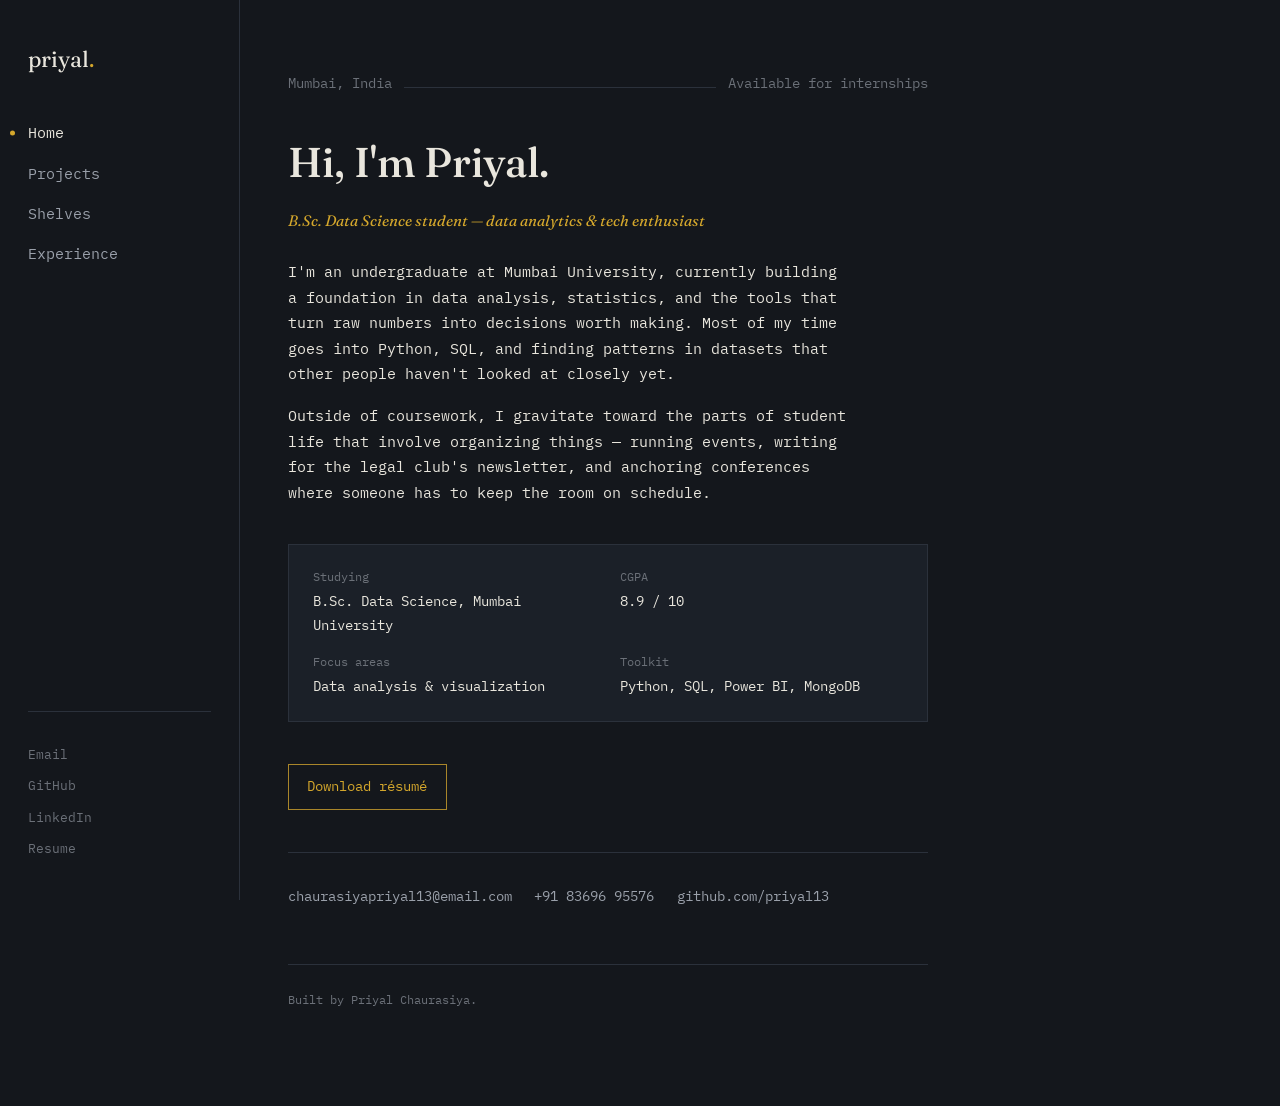
<file: index.html>
<!DOCTYPE html>
<html lang="en">
<head>
<meta charset="UTF-8">
<meta name="viewport" content="width=device-width, initial-scale=1, shrink-to-fit=no">
<title>Priyal Chaurasiya</title>
<meta name="description" content="Priyal Chaurasiya — Data Science student, data analytics enthusiast, based in Mumbai.">
<link rel="preconnect" href="https://fonts.googleapis.com">
<link rel="preconnect" href="https://fonts.gstatic.com" crossorigin>
<link href="https://fonts.googleapis.com/css2?family=Fraunces:ital,wght@0,400;0,500;0,600;1,500&family=IBM+Plex+Mono:wght@400;500;600&display=swap" rel="stylesheet">
<link rel="stylesheet" href="css/style.css">
</head>
<body>

<div class="topbar">
  <a href="index.html" class="topbar-mark">priyal<span>.</span></a>
  <nav class="topbar-nav">
    <a href="index.html" class="active">Home</a>
    <a href="projects.html">Projects</a>
    <a href="shelves.html">Shelves</a>
    <a href="experience.html">Experience</a>
  </nav>
</div>

<div class="layout">
  <aside class="sidebar">
    <a href="index.html" class="sidebar-mark">priyal<span>.</span></a>
    <nav class="sidebar-nav">
      <a href="index.html" class="active">Home</a>
      <a href="projects.html">Projects</a>
      <a href="shelves.html">Shelves</a>
      <a href="experience.html">Experience</a>
    </nav>
    <div class="sidebar-foot">
      <a href="mailto:chaurasiyapriyal13@email.com">Email</a>
      <a href="https://github.com/priyal13" target="_blank" rel="noopener">GitHub</a>
      <a href="#" target="_blank" rel="noopener">LinkedIn</a>
      <a href="assets/priyal-chaurasiya-resume.pdf" target="_blank" rel="noopener">Resume</a>
    </div>
  </aside>

  <main class="content">
    <div class="content-inner">
      <div class="eyebrow-row">
        <span>Mumbai, India</span>
        <span class="rule"></span>
        <span>Available for internships</span>
      </div>

      <h1>Hi, I'm Priyal.</h1>
      <p class="hero-tag">B.Sc. Data Science student — data analytics &amp; tech enthusiast</p>

      <p>I'm an undergraduate at Mumbai University, currently building a foundation in data analysis, statistics, and the tools that turn raw numbers into decisions worth making. Most of my time goes into Python, SQL, and finding patterns in datasets that other people haven't looked at closely yet.</p>

      <p>Outside of coursework, I gravitate toward the parts of student life that involve organizing things — running events, writing for the legal club's newsletter, and anchoring conferences where someone has to keep the room on schedule.</p>

      <dl class="facts">
        <div>
          <dt>Studying</dt>
          <dd>B.Sc. Data Science, Mumbai University</dd>
        </div>
        <div>
          <dt>CGPA</dt>
          <dd>8.9 / 10</dd>
        </div>
        <div>
          <dt>Focus areas</dt>
          <dd>Data analysis &amp; visualization</dd>
        </div>
        <div>
          <dt>Toolkit</dt>
          <dd>Python, SQL, Power BI, MongoDB</dd>
        </div>
      </dl>

      <a class="btn" href="assets/priyal-chaurasiya-resume.pdf" target="_blank" rel="noopener">Download résumé</a>

      <div class="contact-row">
        <a href="mailto:chaurasiyapriyal13@email.com">chaurasiyapriyal13@email.com</a>
        <a href="tel:+918369695576">+91 83696 95576</a>
        <a href="https://github.com/priyal13" target="_blank" rel="noopener">github.com/priyal13</a>
      </div>

      <footer class="page-foot">Built by Priyal Chaurasiya.</footer>
    </div>
  </main>
</div>

</body>
</html>
</file>
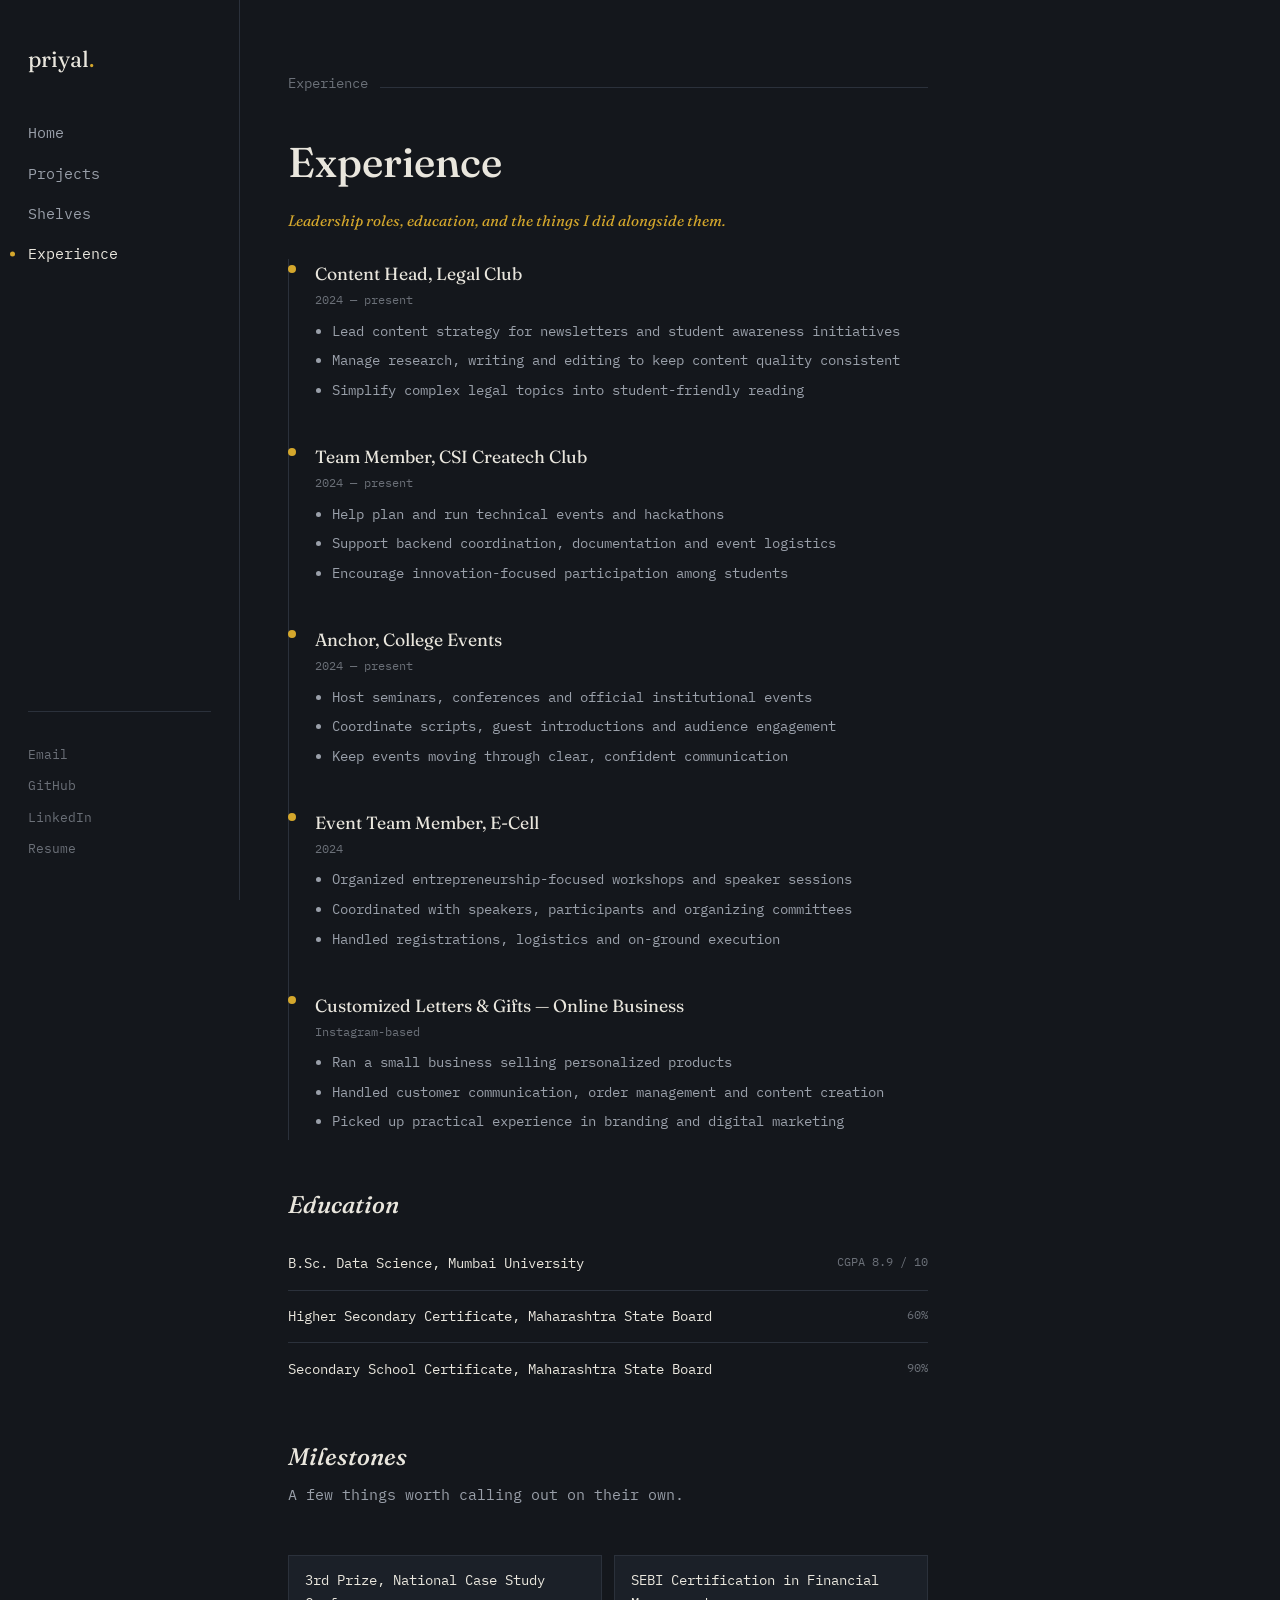
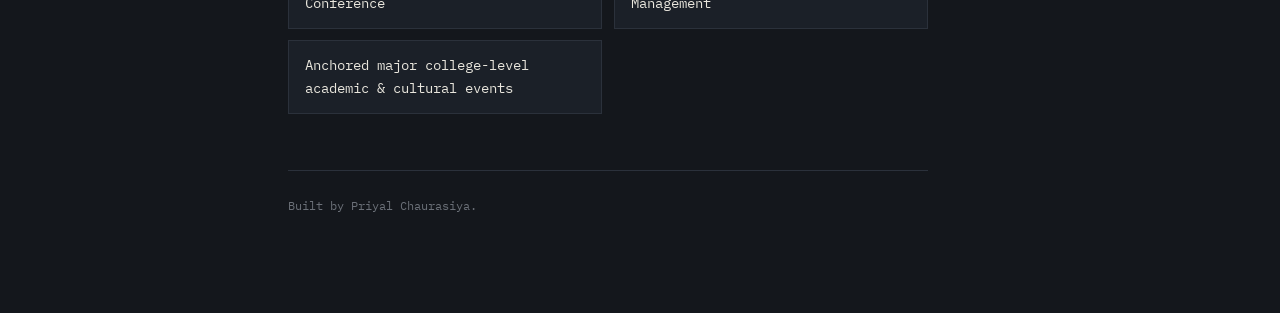
<file: experience.html>
<!DOCTYPE html>
<html lang="en">
<head>
<meta charset="UTF-8">
<meta name="viewport" content="width=device-width, initial-scale=1, shrink-to-fit=no">
<title>Experience — Priyal Chaurasiya</title>
<meta name="description" content="Leadership, education and co-curricular experience of Priyal Chaurasiya.">
<link rel="preconnect" href="https://fonts.googleapis.com">
<link rel="preconnect" href="https://fonts.gstatic.com" crossorigin>
<link href="https://fonts.googleapis.com/css2?family=Fraunces:ital,wght@0,400;0,500;0,600;1,500&family=IBM+Plex+Mono:wght@400;500;600&display=swap" rel="stylesheet">
<link rel="stylesheet" href="css/style.css">
</head>
<body>

<div class="topbar">
  <a href="index.html" class="topbar-mark">priyal<span>.</span></a>
  <nav class="topbar-nav">
    <a href="index.html">Home</a>
    <a href="projects.html">Projects</a>
    <a href="shelves.html">Shelves</a>
    <a href="experience.html" class="active">Experience</a>
  </nav>
</div>

<div class="layout">
  <aside class="sidebar">
    <a href="index.html" class="sidebar-mark">priyal<span>.</span></a>
    <nav class="sidebar-nav">
      <a href="index.html">Home</a>
      <a href="projects.html">Projects</a>
      <a href="shelves.html">Shelves</a>
      <a href="experience.html" class="active">Experience</a>
    </nav>
    <div class="sidebar-foot">
      <a href="mailto:chaurasiyapriyal13@email.com">Email</a>
      <a href="https://github.com/priyal13" target="_blank" rel="noopener">GitHub</a>
      <a href="#" target="_blank" rel="noopener">LinkedIn</a>
      <a href="assets/priyal-chaurasiya-resume.pdf" target="_blank" rel="noopener">Resume</a>
    </div>
  </aside>

  <main class="content">
    <div class="content-inner">
      <div class="eyebrow-row">
        <span>Experience</span>
        <span class="rule"></span>
      </div>

      <h1>Experience</h1>
      <p class="hero-tag">Leadership roles, education, and the things I did alongside them.</p>

      <div class="timeline">
        <div class="timeline-item">
          <span class="role">Content Head, Legal Club</span>
          <span class="when">2024 — present</span>
          <ul>
            <li>Lead content strategy for newsletters and student awareness initiatives</li>
            <li>Manage research, writing and editing to keep content quality consistent</li>
            <li>Simplify complex legal topics into student-friendly reading</li>
          </ul>
        </div>

        <div class="timeline-item">
          <span class="role">Team Member, CSI Createch Club</span>
          <span class="when">2024 — present</span>
          <ul>
            <li>Help plan and run technical events and hackathons</li>
            <li>Support backend coordination, documentation and event logistics</li>
            <li>Encourage innovation-focused participation among students</li>
          </ul>
        </div>

        <div class="timeline-item">
          <span class="role">Anchor, College Events</span>
          <span class="when">2024 — present</span>
          <ul>
            <li>Host seminars, conferences and official institutional events</li>
            <li>Coordinate scripts, guest introductions and audience engagement</li>
            <li>Keep events moving through clear, confident communication</li>
          </ul>
        </div>

        <div class="timeline-item">
          <span class="role">Event Team Member, E-Cell</span>
          <span class="when">2024</span>
          <ul>
            <li>Organized entrepreneurship-focused workshops and speaker sessions</li>
            <li>Coordinated with speakers, participants and organizing committees</li>
            <li>Handled registrations, logistics and on-ground execution</li>
          </ul>
        </div>

        <div class="timeline-item">
          <span class="role">Customized Letters &amp; Gifts — Online Business</span>
          <span class="when">Instagram-based</span>
          <ul>
            <li>Ran a small business selling personalized products</li>
            <li>Handled customer communication, order management and content creation</li>
            <li>Picked up practical experience in branding and digital marketing</li>
          </ul>
        </div>
      </div>

      <h2 style="margin-top:3.2rem;">Education</h2>
      <ul class="shelf-list">
        <li>
          <span class="item-name">B.Sc. Data Science, Mumbai University</span>
          <span class="item-meta">CGPA 8.9 / 10</span>
        </li>
        <li>
          <span class="item-name">Higher Secondary Certificate, Maharashtra State Board</span>
          <span class="item-meta">60%</span>
        </li>
        <li>
          <span class="item-name">Secondary School Certificate, Maharashtra State Board</span>
          <span class="item-meta">90%</span>
        </li>
      </ul>

      <h2 style="margin-top:3rem;">Milestones</h2>
      <p class="shelf-desc">A few things worth calling out on their own.</p>
      <ul class="milestones">
        <li>3rd Prize, National Case Study Conference</li>
        <li>SEBI Certification in Financial Management</li>
        <li>Anchored major college-level academic &amp; cultural events</li>
      </ul>

      <footer class="page-foot">Built by Priyal Chaurasiya.</footer>
    </div>
  </main>
</div>

</body>
</html>
</file>
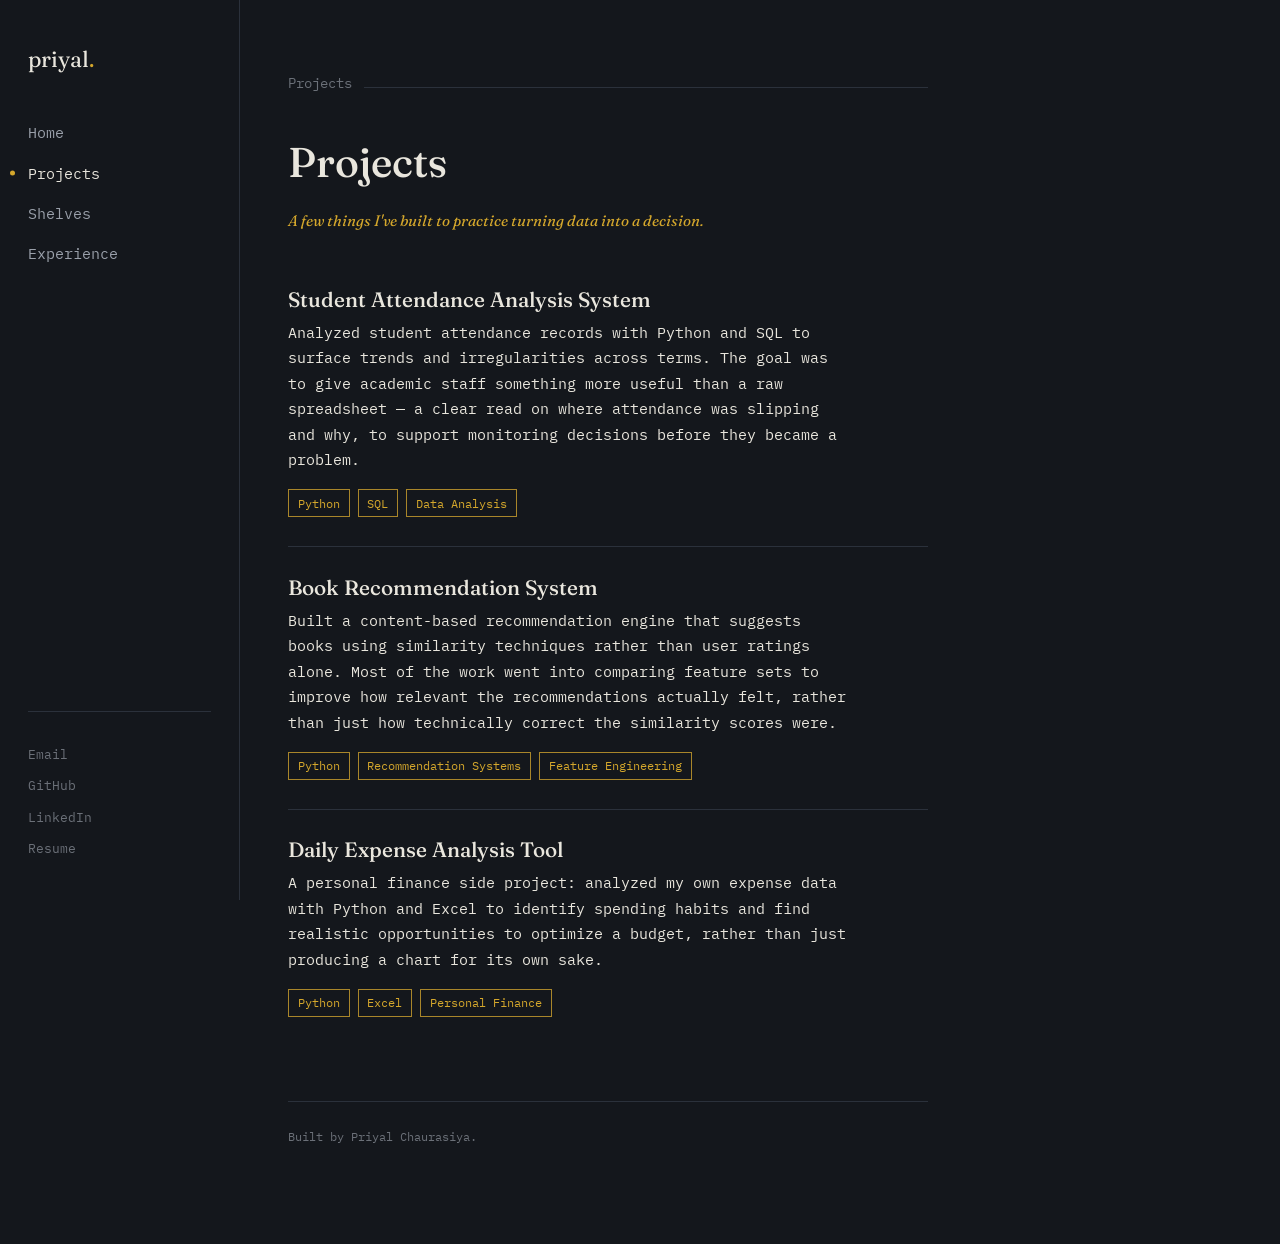
<file: projects.html>
<!DOCTYPE html>
<html lang="en">
<head>
<meta charset="UTF-8">
<meta name="viewport" content="width=device-width, initial-scale=1, shrink-to-fit=no">
<title>Projects — Priyal Chaurasiya</title>
<meta name="description" content="Data analysis and applied projects by Priyal Chaurasiya.">
<link rel="preconnect" href="https://fonts.googleapis.com">
<link rel="preconnect" href="https://fonts.gstatic.com" crossorigin>
<link href="https://fonts.googleapis.com/css2?family=Fraunces:ital,wght@0,400;0,500;0,600;1,500&family=IBM+Plex+Mono:wght@400;500;600&display=swap" rel="stylesheet">
<link rel="stylesheet" href="css/style.css">
</head>
<body>

<div class="topbar">
  <a href="index.html" class="topbar-mark">priyal<span>.</span></a>
  <nav class="topbar-nav">
    <a href="index.html">Home</a>
    <a href="projects.html" class="active">Projects</a>
    <a href="shelves.html">Shelves</a>
    <a href="experience.html">Experience</a>
  </nav>
</div>

<div class="layout">
  <aside class="sidebar">
    <a href="index.html" class="sidebar-mark">priyal<span>.</span></a>
    <nav class="sidebar-nav">
      <a href="index.html">Home</a>
      <a href="projects.html" class="active">Projects</a>
      <a href="shelves.html">Shelves</a>
      <a href="experience.html">Experience</a>
    </nav>
    <div class="sidebar-foot">
      <a href="mailto:chaurasiyapriyal13@email.com">Email</a>
      <a href="https://github.com/priyal13" target="_blank" rel="noopener">GitHub</a>
      <a href="#" target="_blank" rel="noopener">LinkedIn</a>
      <a href="assets/priyal-chaurasiya-resume.pdf" target="_blank" rel="noopener">Resume</a>
    </div>
  </aside>

  <main class="content">
    <div class="content-inner">
      <div class="eyebrow-row">
        <span>Projects</span>
        <span class="rule"></span>
      </div>

      <h1>Projects</h1>
      <p class="hero-tag">A few things I've built to practice turning data into a decision.</p>

      <div class="project">
        <h3>Student Attendance Analysis System</h3>
        <p>Analyzed student attendance records with Python and SQL to surface trends and irregularities across terms. The goal was to give academic staff something more useful than a raw spreadsheet — a clear read on where attendance was slipping and why, to support monitoring decisions before they became a problem.</p>
        <div class="tag-row">
          <span class="tag">Python</span>
          <span class="tag">SQL</span>
          <span class="tag">Data Analysis</span>
        </div>
      </div>

      <div class="project">
        <h3>Book Recommendation System</h3>
        <p>Built a content-based recommendation engine that suggests books using similarity techniques rather than user ratings alone. Most of the work went into comparing feature sets to improve how relevant the recommendations actually felt, rather than just how technically correct the similarity scores were.</p>
        <div class="tag-row">
          <span class="tag">Python</span>
          <span class="tag">Recommendation Systems</span>
          <span class="tag">Feature Engineering</span>
        </div>
      </div>

      <div class="project">
        <h3>Daily Expense Analysis Tool</h3>
        <p>A personal finance side project: analyzed my own expense data with Python and Excel to identify spending habits and find realistic opportunities to optimize a budget, rather than just producing a chart for its own sake.</p>
        <div class="tag-row">
          <span class="tag">Python</span>
          <span class="tag">Excel</span>
          <span class="tag">Personal Finance</span>
        </div>
      </div>

      <footer class="page-foot">Built by Priyal Chaurasiya.</footer>
    </div>
  </main>
</div>

</body>
</html>
</file>
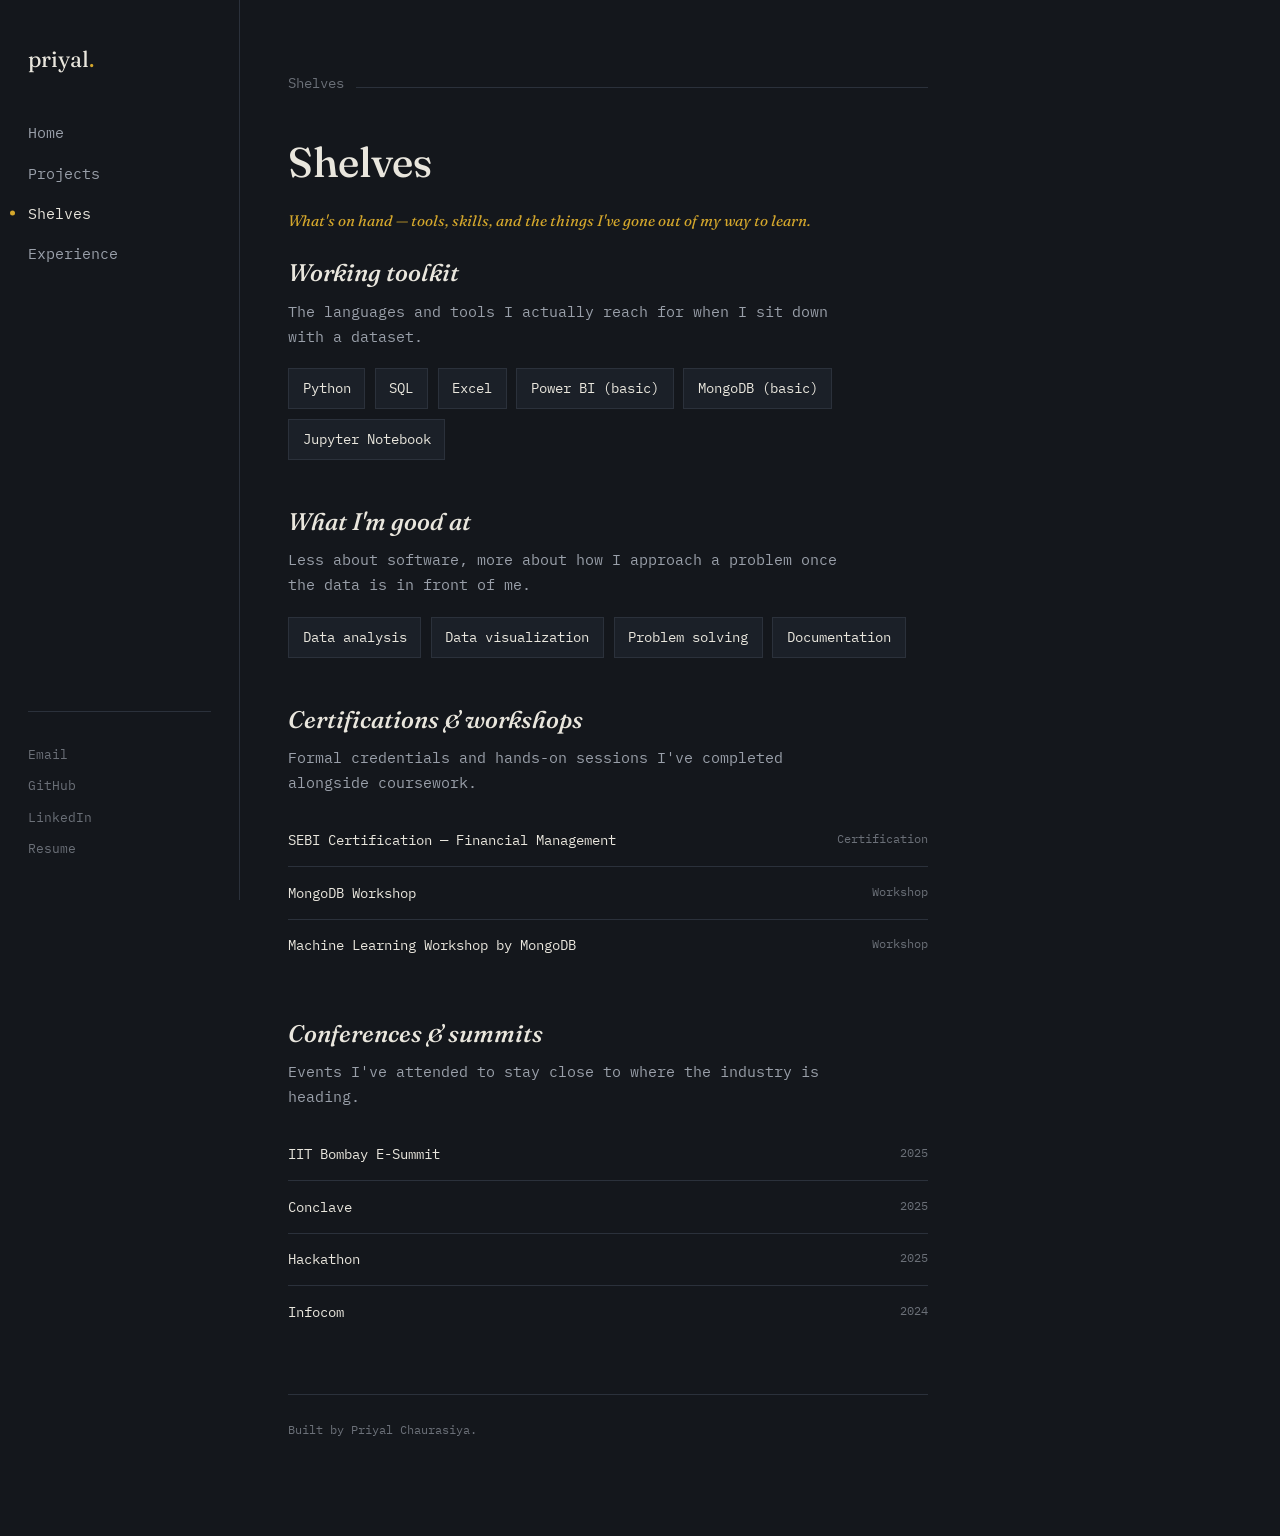
<file: shelves.html>
<!DOCTYPE html>
<html lang="en">
<head>
<meta charset="UTF-8">
<meta name="viewport" content="width=device-width, initial-scale=1, shrink-to-fit=no">
<title>Shelves — Priyal Chaurasiya</title>
<meta name="description" content="Skills, tools, certifications and workshops — a running shelf of what I've picked up.">
<link rel="preconnect" href="https://fonts.googleapis.com">
<link rel="preconnect" href="https://fonts.gstatic.com" crossorigin>
<link href="https://fonts.googleapis.com/css2?family=Fraunces:ital,wght@0,400;0,500;0,600;1,500&family=IBM+Plex+Mono:wght@400;500;600&display=swap" rel="stylesheet">
<link rel="stylesheet" href="css/style.css">
</head>
<body>

<div class="topbar">
  <a href="index.html" class="topbar-mark">priyal<span>.</span></a>
  <nav class="topbar-nav">
    <a href="index.html">Home</a>
    <a href="projects.html">Projects</a>
    <a href="shelves.html" class="active">Shelves</a>
    <a href="experience.html">Experience</a>
  </nav>
</div>

<div class="layout">
  <aside class="sidebar">
    <a href="index.html" class="sidebar-mark">priyal<span>.</span></a>
    <nav class="sidebar-nav">
      <a href="index.html">Home</a>
      <a href="projects.html">Projects</a>
      <a href="shelves.html" class="active">Shelves</a>
      <a href="experience.html">Experience</a>
    </nav>
    <div class="sidebar-foot">
      <a href="mailto:chaurasiyapriyal13@email.com">Email</a>
      <a href="https://github.com/priyal13" target="_blank" rel="noopener">GitHub</a>
      <a href="#" target="_blank" rel="noopener">LinkedIn</a>
      <a href="assets/priyal-chaurasiya-resume.pdf" target="_blank" rel="noopener">Resume</a>
    </div>
  </aside>

  <main class="content">
    <div class="content-inner">
      <div class="eyebrow-row">
        <span>Shelves</span>
        <span class="rule"></span>
      </div>

      <h1>Shelves</h1>
      <p class="hero-tag">What's on hand — tools, skills, and the things I've gone out of my way to learn.</p>

      <section class="shelf">
        <h2>Working toolkit</h2>
        <p class="shelf-desc">The languages and tools I actually reach for when I sit down with a dataset.</p>
        <ul class="shelf-items">
          <li>Python</li>
          <li>SQL</li>
          <li>Excel</li>
          <li>Power BI (basic)</li>
          <li>MongoDB (basic)</li>
          <li>Jupyter Notebook</li>
        </ul>
      </section>

      <section class="shelf">
        <h2>What I'm good at</h2>
        <p class="shelf-desc">Less about software, more about how I approach a problem once the data is in front of me.</p>
        <ul class="shelf-items">
          <li>Data analysis</li>
          <li>Data visualization</li>
          <li>Problem solving</li>
          <li>Documentation</li>
        </ul>
      </section>

      <section class="shelf">
        <h2>Certifications &amp; workshops</h2>
        <p class="shelf-desc">Formal credentials and hands-on sessions I've completed alongside coursework.</p>
        <ul class="shelf-list">
          <li>
            <span class="item-name">SEBI Certification — Financial Management</span>
            <span class="item-meta">Certification</span>
          </li>
          <li>
            <span class="item-name">MongoDB Workshop</span>
            <span class="item-meta">Workshop</span>
          </li>
          <li>
            <span class="item-name">Machine Learning Workshop by MongoDB</span>
            <span class="item-meta">Workshop</span>
          </li>
        </ul>
      </section>

      <section class="shelf">
        <h2>Conferences &amp; summits</h2>
        <p class="shelf-desc">Events I've attended to stay close to where the industry is heading.</p>
        <ul class="shelf-list">
          <li>
            <span class="item-name">IIT Bombay E-Summit</span>
            <span class="item-meta">2025</span>
          </li>
          <li>
            <span class="item-name">Conclave</span>
            <span class="item-meta">2025</span>
          </li>
          <li>
            <span class="item-name">Hackathon</span>
            <span class="item-meta">2025</span>
          </li>
          <li>
            <span class="item-name">Infocom</span>
            <span class="item-meta">2024</span>
          </li>
        </ul>
      </section>

      <footer class="page-foot">Built by Priyal Chaurasiya.</footer>
    </div>
  </main>
</div>

</body>
</html>
</file>
<file: css/style.css>
/* ============================================================
   Priyal Chaurasiya — personal site
   Design tokens
   ============================================================ */

:root {
  --bg: #14171c;
  --bg-raised: #1b2028;
  --bg-raised-2: #20262f;
  --line: #2b313b;
  --text: #e9e6dd;
  --text-dim: #9aa0aa;
  --text-faint: #6b7078;
  --accent: #d4a72c;
  --accent-dim: #a9862a;
  --accent-soft: rgba(212, 167, 44, 0.14);

  --serif: "Fraunces", "Iowan Old Style", Georgia, serif;
  --mono: "IBM Plex Mono", "SFMono-Regular", Menlo, Consolas, monospace;

  --sidebar-w: 240px;
  --content-max: 640px;
}

* {
  box-sizing: border-box;
}

html {
  -webkit-font-smoothing: antialiased;
}

body {
  margin: 0;
  background: var(--bg);
  color: var(--text);
  font-family: var(--mono);
  font-size: 15px;
  line-height: 1.7;
}

@media (prefers-reduced-motion: reduce) {
  * {
    animation-duration: 0.001ms !important;
    animation-iteration-count: 1 !important;
    transition-duration: 0.001ms !important;
  }
}

a {
  color: inherit;
  text-decoration: none;
}

a:focus-visible,
button:focus-visible {
  outline: 2px solid var(--accent);
  outline-offset: 3px;
}

img {
  max-width: 100%;
  display: block;
}

h1, h2, h3 {
  font-family: var(--serif);
  font-weight: 600;
  line-height: 1.15;
  margin: 0 0 0.5em;
  color: var(--text);
}

h1 { font-size: 2.6rem; font-weight: 500; }
h2 { font-size: 1.5rem; font-style: italic; font-weight: 500; }
h3 { font-size: 1.15rem; font-weight: 600; font-family: var(--mono); }

p { margin: 0 0 1.1em; max-width: 62ch; }

.dim { color: var(--text-dim); }

.link {
  color: var(--text);
  border-bottom: 1px solid var(--accent-dim);
  transition: border-color 0.15s ease, color 0.15s ease;
}
.link:hover {
  color: var(--accent);
  border-color: var(--accent);
}

/* ---------------------------------------------------------- */
/* Layout                                                       */
/* ---------------------------------------------------------- */

.layout {
  display: flex;
  min-height: 100vh;
}

.sidebar {
  width: var(--sidebar-w);
  flex-shrink: 0;
  border-right: 1px solid var(--line);
  padding: 2.5rem 1.75rem;
  position: sticky;
  top: 0;
  height: 100vh;
  display: flex;
  flex-direction: column;
}

.sidebar-mark {
  font-family: var(--serif);
  font-size: 1.4rem;
  color: var(--text);
  margin-bottom: 2.5rem;
  display: inline-block;
}
.sidebar-mark span {
  color: var(--accent);
}

.sidebar-nav {
  display: flex;
  flex-direction: column;
  gap: 0.65rem;
  margin-bottom: auto;
}

.sidebar-nav a {
  color: var(--text-dim);
  font-size: 0.92rem;
  padding: 0.15rem 0;
  position: relative;
  width: fit-content;
}

.sidebar-nav a::before {
  content: "";
  position: absolute;
  left: -1.1rem;
  top: 50%;
  width: 5px;
  height: 5px;
  border-radius: 50%;
  background: var(--accent);
  transform: translateY(-50%) scale(0);
  transition: transform 0.15s ease;
}

.sidebar-nav a:hover,
.sidebar-nav a.active {
  color: var(--text);
}

.sidebar-nav a.active::before {
  transform: translateY(-50%) scale(1);
}

.sidebar-foot {
  display: flex;
  flex-direction: column;
  gap: 0.55rem;
  padding-top: 2rem;
  border-top: 1px solid var(--line);
  margin-top: 2rem;
}

.sidebar-foot a {
  font-size: 0.82rem;
  color: var(--text-faint);
}
.sidebar-foot a:hover {
  color: var(--accent);
}

.content {
  flex: 1;
  min-width: 0;
  padding: 4.5rem 3rem 6rem;
}

.content-inner {
  max-width: var(--content-max);
}

.eyebrow-row {
  display: flex;
  align-items: baseline;
  gap: 0.75rem;
  margin-bottom: 2.75rem;
  color: var(--text-faint);
  font-size: 0.85rem;
}

.eyebrow-row .rule {
  flex: 1;
  height: 1px;
  background: var(--line);
}

/* mobile top bar */
.topbar {
  display: none;
}

@media (max-width: 860px) {
  .layout { flex-direction: column; }
  .sidebar {
    display: none;
  }
  .topbar {
    display: flex;
    align-items: center;
    justify-content: space-between;
    padding: 1.1rem 1.25rem;
    border-bottom: 1px solid var(--line);
    position: sticky;
    top: 0;
    background: var(--bg);
    z-index: 10;
  }
  .topbar-mark {
    font-family: var(--serif);
    font-size: 1.15rem;
  }
  .topbar-mark span { color: var(--accent); }
  .topbar-nav {
    display: flex;
    gap: 1rem;
    font-size: 0.85rem;
    color: var(--text-dim);
  }
  .topbar-nav a.active { color: var(--accent); }
  .content { padding: 2.5rem 1.25rem 4rem; }
  h1 { font-size: 2rem; }
}

/* ---------------------------------------------------------- */
/* Home                                                          */
/* ---------------------------------------------------------- */

.hero-tag {
  font-size: 0.95rem;
  color: var(--accent);
  font-style: italic;
  font-family: var(--serif);
  margin-bottom: 1.6rem;
}

.facts {
  display: grid;
  grid-template-columns: repeat(2, minmax(0, 1fr));
  gap: 0.9rem 1.5rem;
  margin: 2.4rem 0 2.6rem;
  padding: 1.4rem 1.5rem;
  background: var(--bg-raised);
  border: 1px solid var(--line);
}

.facts dt {
  font-size: 0.72rem;
  color: var(--text-faint);
  margin-bottom: 0.2rem;
}
.facts dd {
  margin: 0;
  font-size: 0.88rem;
  color: var(--text);
}

.btn {
  display: inline-flex;
  align-items: center;
  gap: 0.5rem;
  padding: 0.65rem 1.15rem;
  border: 1px solid var(--accent-dim);
  color: var(--accent);
  font-size: 0.88rem;
  transition: background 0.15s ease, color 0.15s ease;
}
.btn:hover {
  background: var(--accent);
  color: var(--bg);
}

.contact-row {
  display: flex;
  flex-wrap: wrap;
  gap: 1.4rem;
  margin-top: 2.6rem;
  padding-top: 2rem;
  border-top: 1px solid var(--line);
  font-size: 0.85rem;
}
.contact-row a { color: var(--text-dim); }
.contact-row a:hover { color: var(--accent); }

/* ---------------------------------------------------------- */
/* Shelves                                                       */
/* ---------------------------------------------------------- */

.shelf {
  margin-bottom: 3rem;
}

.shelf-desc {
  color: var(--text-dim);
  font-size: 0.92rem;
}

.shelf-items {
  display: flex;
  flex-wrap: wrap;
  gap: 0.6rem;
  margin-top: 1.2rem;
  padding: 0;
  list-style: none;
}

.shelf-items li {
  border: 1px solid var(--line);
  padding: 0.5rem 0.85rem;
  font-size: 0.85rem;
  color: var(--text);
  background: var(--bg-raised);
}

.shelf-list {
  margin-top: 1.2rem;
  padding: 0;
  list-style: none;
  display: flex;
  flex-direction: column;
}

.shelf-list li {
  padding: 0.85rem 0;
  border-bottom: 1px solid var(--line);
  display: flex;
  justify-content: space-between;
  gap: 1rem;
  font-size: 0.9rem;
}

.shelf-list li:last-child { border-bottom: none; }

.shelf-list .item-name { color: var(--text); }
.shelf-list .item-meta {
  color: var(--text-faint);
  font-size: 0.78rem;
  white-space: nowrap;
}

/* ---------------------------------------------------------- */
/* Projects                                                       */
/* ---------------------------------------------------------- */

.project {
  padding: 1.8rem 0;
  border-bottom: 1px solid var(--line);
}
.project:first-of-type { padding-top: 0; }
.project:last-of-type { border-bottom: none; }

.project h3 {
  font-family: var(--serif);
  font-size: 1.3rem;
  font-weight: 500;
  margin-bottom: 0.5rem;
}

.tag-row {
  display: flex;
  flex-wrap: wrap;
  gap: 0.5rem;
  margin: 0.9rem 0 0;
}

.tag {
  font-size: 0.72rem;
  color: var(--accent);
  border: 1px solid var(--accent-dim);
  padding: 0.2rem 0.55rem;
}

/* ---------------------------------------------------------- */
/* Experience / timeline                                         */
/* ---------------------------------------------------------- */

.timeline {
  border-left: 1px solid var(--line);
  padding-left: 1.6rem;
  display: flex;
  flex-direction: column;
  gap: 2.1rem;
}

.timeline-item {
  position: relative;
}

.timeline-item::before {
  content: "";
  position: absolute;
  left: -1.68rem;
  top: 0.35rem;
  width: 8px;
  height: 8px;
  border-radius: 50%;
  background: var(--accent);
}

.timeline-item .role {
  font-family: var(--serif);
  font-size: 1.1rem;
  margin-bottom: 0.1rem;
}

.timeline-item .when {
  color: var(--text-faint);
  font-size: 0.78rem;
  margin-bottom: 0.6rem;
  display: block;
}

.timeline-item ul {
  margin: 0.5rem 0 0;
  padding-left: 1.1rem;
  color: var(--text-dim);
  font-size: 0.88rem;
}
.timeline-item ul li { margin-bottom: 0.35rem; }

.milestones {
  margin-top: 3rem;
  padding: 0;
  list-style: none;
  display: grid;
  grid-template-columns: repeat(auto-fill, minmax(230px, 1fr));
  gap: 0.7rem;
}
.milestones li {
  border: 1px solid var(--line);
  background: var(--bg-raised);
  padding: 0.8rem 1rem;
  font-size: 0.85rem;
}

footer.page-foot {
  margin-top: 3.5rem;
  padding-top: 1.5rem;
  border-top: 1px solid var(--line);
  color: var(--text-faint);
  font-size: 0.78rem;
}
</file>
